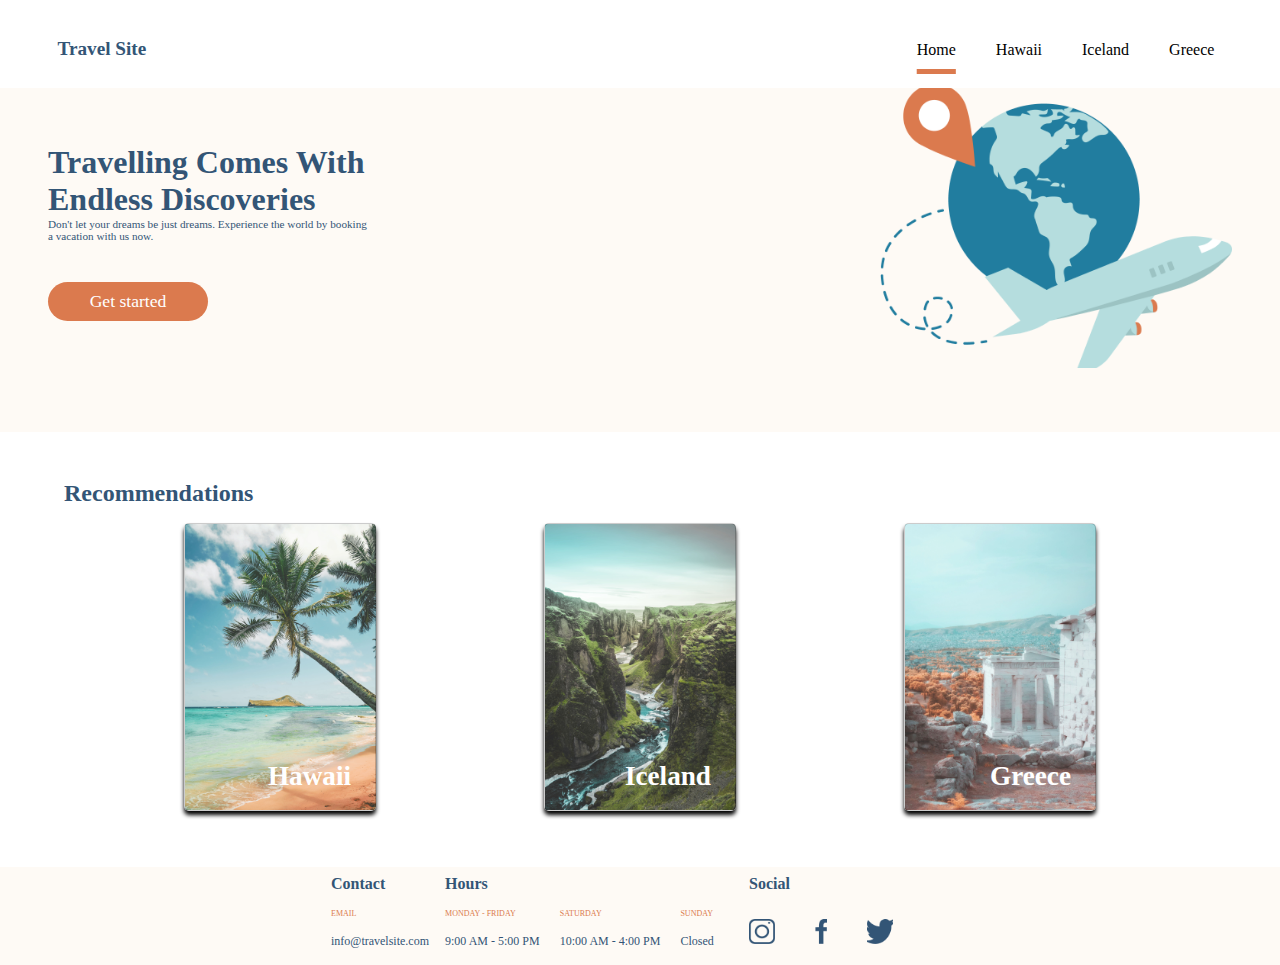
<file: index.html>
<!DOCTYPE html>
<html lang="en">
  <head>
    <meta charset="UTF-8" />
    <meta name="viewport" content="width=device-width, initial-scale=1.0" />
    <title>Travel Site - Home</title>
    <link rel="stylesheet" href="./css/global.css" />
    <link rel="stylesheet" href="./css/main.css" />
    <link rel="stylesheet" href="./css/destination.css" />
    <link rel="stylesheet" href="./css/get-started.css" />
  </head>
  <body>
    <!-- NAVIGATION SECTION -->
    <nav>
      <header>
        <div class="navigation">
          <h1 class="navigation__header">
            <a class="navigation__header--style" href="./index.html"
              >Travel Site</a
            >
          </h1>
          <div>
            <ul class="navigation__menu--list">
              <li
                class="navigation__menu--list-item navigation__menu--list-item-active"
              >
                <a class="navigation__menu--list-item-style" href="./index.html"
                  >Home</a
                >
              </li>
              <li class="navigation__menu--list-item">
                <a
                  class="navigation__menu--list-item-style"
                  href="./pages/hawaii.html"
                  >Hawaii</a
                >
              </li>
              <li class="navigation__menu--list-item">
                <a
                  class="navigation__menu--list-item-style"
                  href="./pages/iceland.html"
                  >Iceland</a
                >
              </li>
              <li class="navigation__menu--list-item">
                <a
                  class="navigation__menu--list-item-style"
                  href="./pages/greece.html"
                  >Greece</a
                >
              </li>
            </ul>
          </div>
        </div>
      </header>
    </nav>
    <!-- HERO SECTION -->
    <main class="hero hero--background-color">
      <section class="hero__item hero__item__description">
        <h2 class="hero__item__description--heading">
          Travelling Comes With Endless Discoveries
        </h2>
        <p class="hero__item__description--paragraph">
          Don't let your dreams be just dreams. Experience the world by booking
          a vacation with us now.
        </p>
        <div class="button">
          <a class="button--style" href="./pages/get-started.html"
            >Get started
          </a>
        </div>
      </section>
      <div class="hero__item hero__item--image"></div>
    </main>
    <!-- RECOMMENDATIONS SECTION -->
    <section class="recommendations-section">
      <h2 class="recommendations-section__heading">Recommendations</h2>
      <div class="recommendations-section__destination-cards">
        <a href="./pages/hawaii.html">
          <div class="destination-card destination-card__hawaii">
            <p class="destination-card__label">Hawaii</p>
          </div>
        </a>
        <a href="./pages/iceland.html">
          <div class="destination-card destination-card__iceland">
            <p class="destination-card__label">Iceland</p>
          </div>
        </a>
        <a href="./pages/greece.html">
          <div class="destination-card destination-card__greece">
            <p class="destination-card__label">Greece</p>
          </div>
        </a>
      </div>
    </section>
    <!-- FOOTER SECTION -->
    <footer class="footer-section">
      <section class="footer-section__item">
        <h3 class="footer-section__item--heading">Contact</h3>
        <div class="footer-section__item--information">
          <p class="footer-section__item--subheading">Email</p>
          <p class="footer-section__item--description">info@travelsite.com</p>
        </div>
      </section>
      <div class="footer-section__item">
        <section class="footer-section__item--schedule">
          <h3 class="footer-section__item--heading">Hours</h3>
          <div class="footer-section__item--information">
            <p class="footer-section__item--subheading">Monday - Friday</p>
            <div class="footer-section__item--sub-information">
              <p class="footer-section__item--description">9:00 AM - 5:00 PM</p>
            </div>
          </div>
          <div class="footer-section__item--information">
            <p class="footer-section__item--subheading">Saturday</p>
            <p class="footer-section__item--description">10:00 AM - 4:00 PM</p>
          </div>
          <div class="footer-section__item--information">
            <p class="footer-section__item--subheading">Sunday</p>
            <p class="footer-section__item--description">Closed</p>
          </div>
        </section>
      </div>
      <section class="footer-section__item">
        <h3 class="footer-section__item--heading">Social</h3>
        <div
          class="footer-section__item--information footer-section__item--icons"
        >
          <a
            class="footer-section__item--img footer-section__item--instagram"
            href="https://www.instagram.com/"
            target="_blank"
          >
          </a>
          <a
            class="footer-section__item--img footer-section__item--facebook"
            href="https://www.facebook.com/"
            target="_blank"
          >
          </a>
          <a
            class="footer-section__item--img footer-section__item--twitter"
            href="https://twitter.com/"
            target="_blank"
          >
          </a>
        </div>
      </section>
    </footer>
  </body>
</html>
</file>
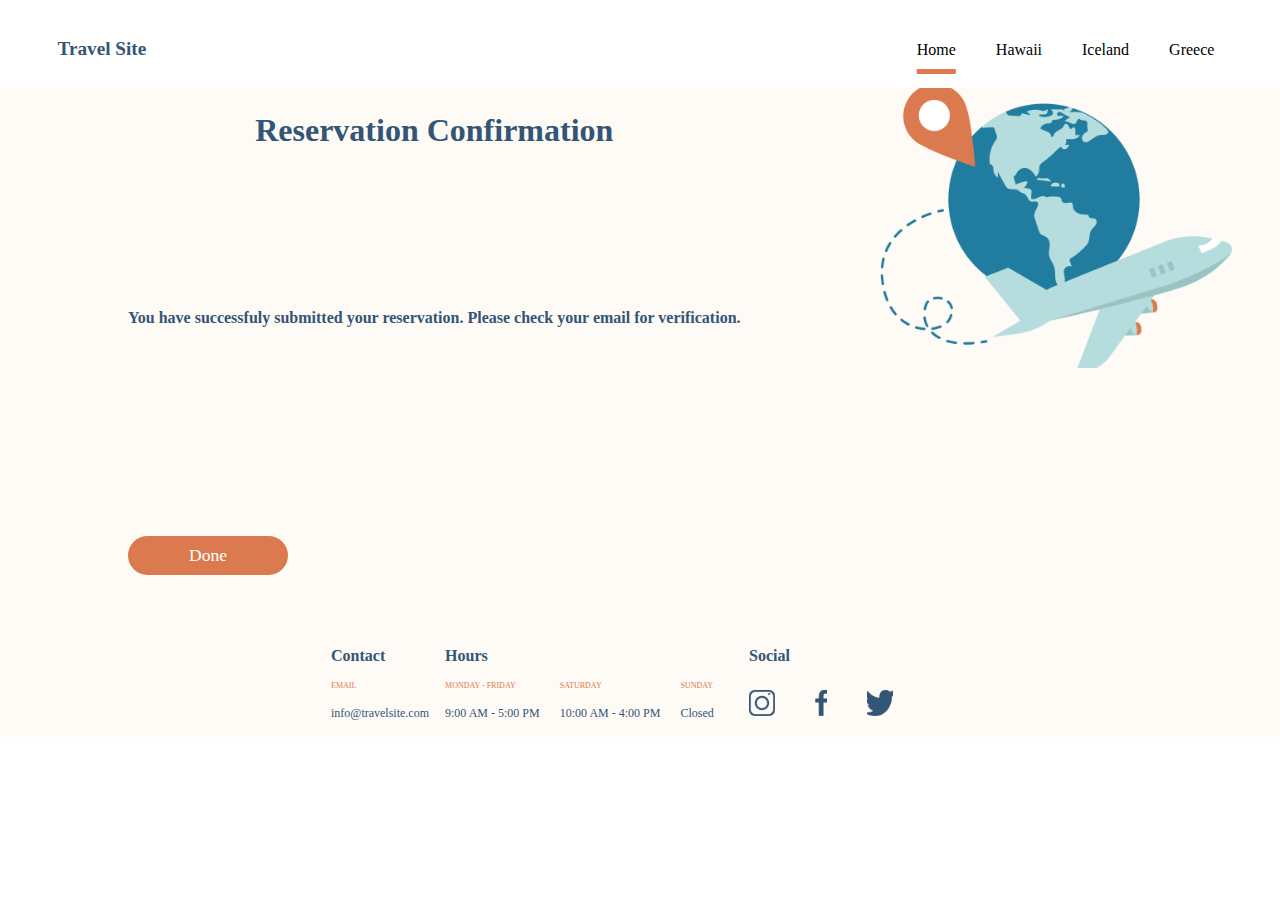
<file: pages/confirmation.html>
<!DOCTYPE html>
<html lang="en">
  <head>
    <meta charset="UTF-8" />
    <meta name="viewport" content="width=device-width, initial-scale=1.0" />
    <title>Confirmation Page</title>
    <link rel="stylesheet" href="../css/global.css" />
    <link rel="stylesheet" href="../index.html" />
    <link rel="stylesheet" href="../css/confirmation.css" />
    <link rel="stylesheet" href="../css/destination.css" />
    <link rel="stylesheet" href="../css/main.css" />
  </head>
  <body>
    <!-- NAVIGATION SECTION -->
    <nav>
      <header>
        <div class="navigation">
          <h1 class="navigation__header">
            <a class="navigation__header--style" href="../index.html"
              >Travel Site</a
            >
          </h1>
          <div>
            <ul class="navigation__menu--list">
              <li
                class="navigation__menu--list-item navigation__menu--list-item-active"
              >
                <a
                  class="navigation__menu--list-item-style"
                  href="../index.html"
                  >Home</a
                >
              </li>
              <li class="navigation__menu--list-item">
                <a
                  class="navigation__menu--list-item-style"
                  href="../pages/hawaii.html"
                  >Hawaii</a
                >
              </li>
              <li class="navigation__menu--list-item">
                <a
                  class="navigation__menu--list-item-style"
                  href="../pages/iceland.html"
                  >Iceland</a
                >
              </li>
              <li class="navigation__menu--list-item">
                <a
                  class="navigation__menu--list-item-style"
                  href="../pages/greece.html"
                  >Greece</a
                >
              </li>
            </ul>
          </div>
        </div>
      </header>
    </nav>
    <!--CONFIRMATION SECTION -->
    <main class="hero">
      <section class="confirmation__section">
        <h2 class="hero__item__description--heading">
          Reservation Confirmation
        </h2>
        <div class="confirmation__message">
          <p>
            You have successfuly submitted your reservation. Please check your
            email for verification.
          </p>
        </div>
        <div class="button">
          <a class="button--style" href="../index.html">Done </a>
        </div>
      </section>

      <div class="hero__item hero__item--image"></div>
    </main>
    <!-- FOOTER SECTION -->
    <footer class="footer-section">
      <section class="footer-section__item">
        <h3 class="footer-section__item--heading">Contact</h3>
        <div class="footer-section__item--information">
          <p class="footer-section__item--subheading">Email</p>
          <p class="footer-section__item--description">info@travelsite.com</p>
        </div>
      </section>
      <div class="footer-section__item">
        <section class="footer-section__item--schedule">
          <h3 class="footer-section__item--heading">Hours</h3>
          <div class="footer-section__item--information">
            <p class="footer-section__item--subheading">Monday - Friday</p>
            <div class="footer-section__item--sub-information">
              <p class="footer-section__item--description">9:00 AM - 5:00 PM</p>
            </div>
          </div>
          <div class="footer-section__item--information">
            <p class="footer-section__item--subheading">Saturday</p>

            <p class="footer-section__item--description">10:00 AM - 4:00 PM</p>
          </div>
          <div class="footer-section__item--information">
            <p class="footer-section__item--subheading">Sunday</p>
            <p class="footer-section__item--description">Closed</p>
          </div>
        </section>
      </div>
      <section class="footer-section__item">
        <h3 class="footer-section__item--heading">Social</h3>
        <div
          class="footer-section__item--information footer-section__item--icons"
        >
          <a
            class="footer-section__item--img footer-section__item--instagram"
            href="https://www.instagram.com/"
            target="_blank"
          >
          </a>
          <a
            class="footer-section__item--img footer-section__item--facebook"
            href="https://www.facebook.com/"
            target="_blank"
          >
          </a>
          <a
            class="footer-section__item--img footer-section__item--twitter"
            href="https://twitter.com/"
            target="_blank"
          >
          </a>
        </div>
      </section>
    </footer>
  </body>
</html>
</file>
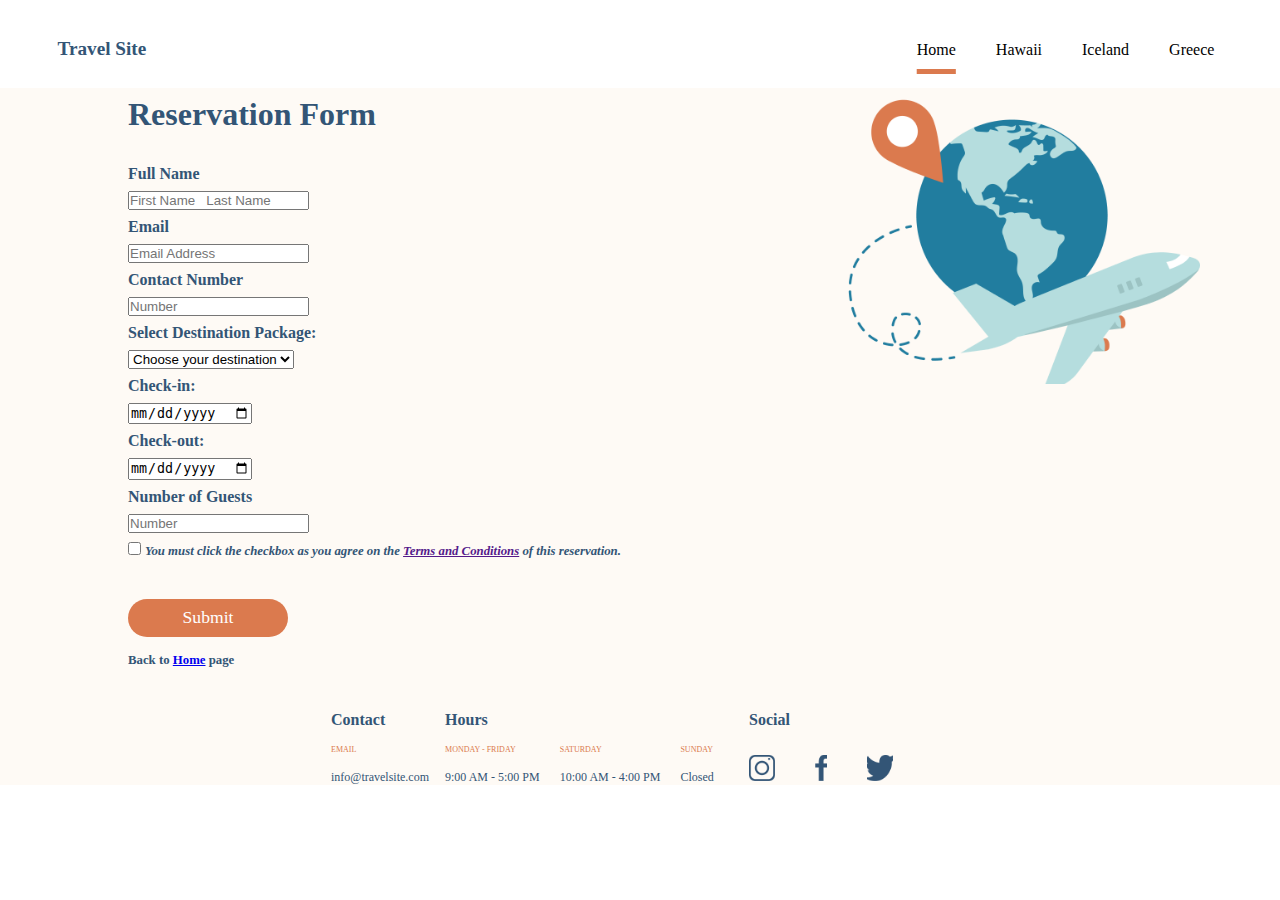
<file: pages/get-started.html>
<!DOCTYPE html>
<html lang="en">
  <head>
    <meta charset="UTF-8" />
    <meta name="viewport" content="width=device-width, initial-scale=1.0" />
    <title>Get Started Page</title>
    <link rel="stylesheet" href="../css/global.css" />
    <link rel="stylesheet" href="../css/main.css" />
    <link rel="stylesheet" href="../css/destination.css" />
    <link rel="stylesheet" href="../css/get-started.css" />
  </head>
  <body>
    <!-- NAVIGATION SECTION -->
    <nav>
      <header>
        <div class="navigation">
          <h1 class="navigation__header">
            <a class="navigation__header--style" href="../index.html"
              >Travel Site</a
            >
          </h1>
          <div>
            <ul class="navigation__menu--list">
              <li
                class="navigation__menu--list-item navigation__menu--list-item-active"
              >
                <a
                  class="navigation__menu--list-item-style"
                  href="../index.html"
                  >Home</a
                >
              </li>
              <li class="navigation__menu--list-item">
                <a
                  class="navigation__menu--list-item-style"
                  href="../pages/hawaii.html"
                  >Hawaii</a
                >
              </li>
              <li class="navigation__menu--list-item">
                <a
                  class="navigation__menu--list-item-style"
                  href="../pages/iceland.html"
                  >Iceland</a
                >
              </li>
              <li class="navigation__menu--list-item">
                <a
                  class="navigation__menu--list-item-style"
                  href="../pages/greece.html"
                  >Greece</a
                >
              </li>
            </ul>
          </div>
        </div>
      </header>
    </nav>
    <!-- GET STARTED SECTION -->
    <main class="hero__get-started">
      <section class="reservation-section">
        <h2 class="hero__item__description--heading">Reservation Form</h2>
        <form class="reservation-section__form">
          <p class="reservation__label">Full Name</p>
          <input type="text" placeholder="First Name   Last Name" />
          <p class="reservation__label">Email</p>
          <input type="text" placeholder="Email Address" />
          <p class="reservation__label">Contact Number</p>
          <input type="number" placeholder="Number" />
          <p class="reservation__label">Select Destination Package:</p>
          <select name="package" id="destination-package">
            <option value="no-value">Choose your destination</option>
            <option value="hawaii">Hawaii</option>
            <option value="iceland">Iceland</option>
            <option value="greece">Greece</option>
          </select>
          <p class="reservation__label">Check-in:</p>
          <input type="date" />
          <p class="reservation__label">Check-out:</p>
          <input type="date" />
          <p class="reservation__label">Number of Guests</p>
          <input type="number" placeholder="Number" />
          <div class="reservation__label">
            <input type="checkbox" />
            <label class="reservation__label--terms">
              You must click the checkbox as you agree on the
              <a href="">Terms and Conditions</a>
              of this reservation.
            </label>
          </div>
          <div class="button">
            <a class="button--style" href="../pages/confirmation.html"
              >Submit
            </a>
          </div>
          <p class="reservation__label reservation__label--home-style">
            Back to <a href="../index.html">Home</a> page
          </p>
        </form>
      </section>
      <div class="hero__item hero__item--image"></div>
    </main>
    <!-- FOOTER SECTION -->
    <footer class="footer-section__get-started">
      <section class="footer-section__item">
        <h3 class="footer-section__item--heading">Contact</h3>
        <div class="footer-section__item--information">
          <p class="footer-section__item--subheading">Email</p>
          <p class="footer-section__item--description">info@travelsite.com</p>
        </div>
      </section>
      <div class="footer-section__item">
        <section class="footer-section__item--schedule">
          <h3 class="footer-section__item--heading">Hours</h3>
          <div class="footer-section__item--information">
            <div>
              <p class="footer-section__item--subheading">Monday - Friday</p>
              <div class="footer-section__item--sub-information">
                <p class="footer-section__item--description">
                  9:00 AM - 5:00 PM
                </p>
              </div>
            </div>
          </div>
          <div class="footer-section__item--information">
            <p class="footer-section__item--subheading">Saturday</p>
            <p class="footer-section__item--description">10:00 AM - 4:00 PM</p>
          </div>
          <div class="footer-section__item--information">
            <p class="footer-section__item--subheading">Sunday</p>
            <p class="footer-section__item--description">Closed</p>
          </div>
        </section>
      </div>
      <section class="footer-section__item">
        <h3 class="footer-section__item--heading">Social</h3>
        <div
          class="footer-section__item--information footer-section__item--icons"
        >
          <a
            class="footer-section__item--img footer-section__item--instagram"
            href="https://www.instagram.com/"
            target="_blank"
          >
          </a>
          <a
            class="footer-section__item--img footer-section__item--facebook"
            href="https://www.facebook.com/"
            target="_blank"
          >
          </a>
          <a
            class="footer-section__item--img footer-section__item--twitter"
            href="https://twitter.com/"
            target="_blank"
          >
          </a>
        </div>
      </section>
    </footer>
  </body>
</html>
</file>
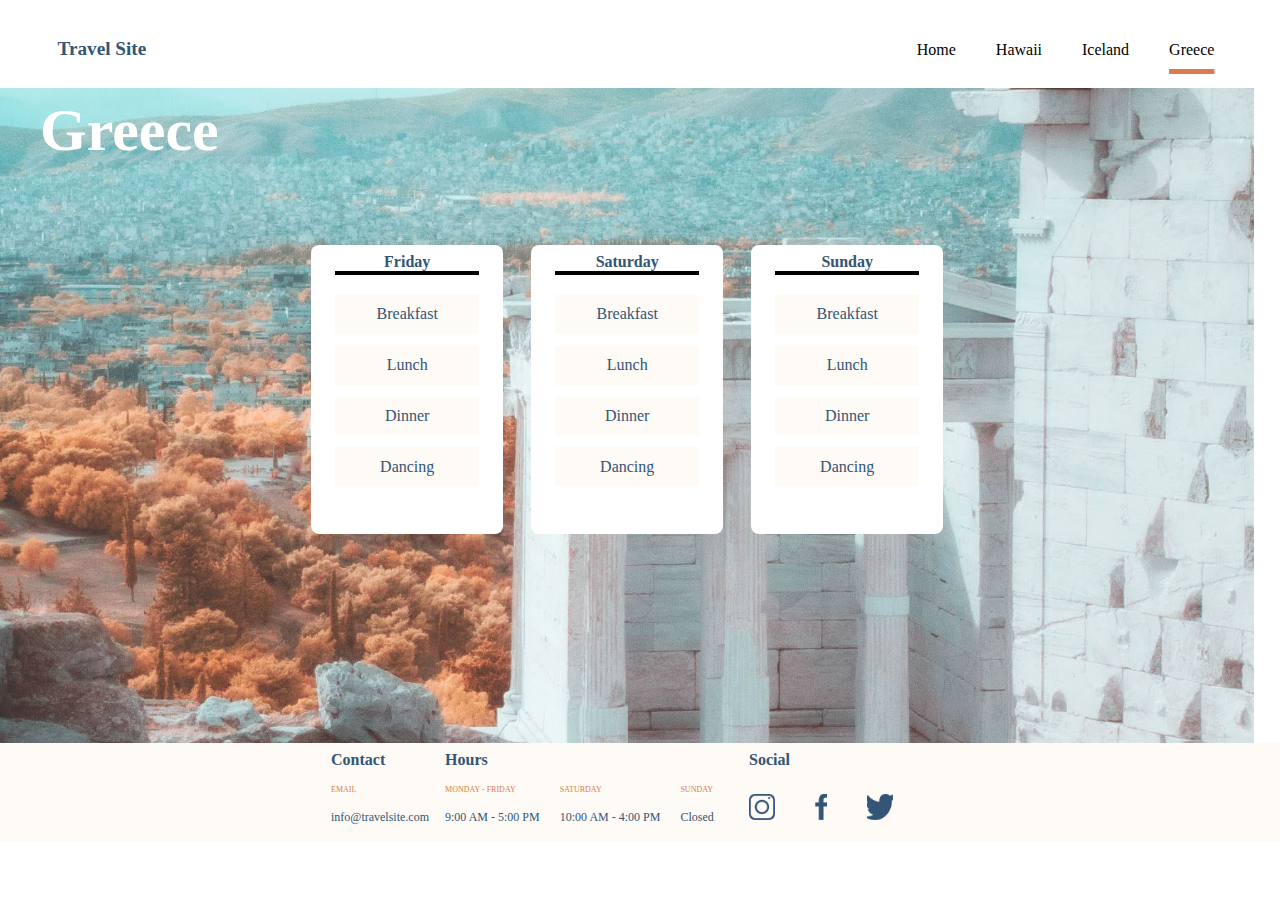
<file: pages/greece.html>
<!DOCTYPE html>
<html lang="en">
  <head>
    <meta charset="UTF-8" />
    <meta name="viewport" content="width=device-width, initial-scale=1.0" />
    <title>Travel Site - Greece</title>
    <link rel="stylesheet" href="../css/global.css" />
    <link rel="stylesheet" href="../css/main.css" />
    <link rel="stylesheet" href="../css/destination.css" />
  </head>
  <body>
    <!-- NAVIGATION SECTION -->
    <nav>
      <header>
        <div class="navigation">
          <h1 class="navigation__header">
            <a class="navigation__header--style" href="../index.html"
              >Travel Site</a
            >
          </h1>
          <div>
            <ul class="navigation__menu--list">
              <li class="navigation__menu--list-item">
                <a
                  class="navigation__menu--list-item-style"
                  href="../index.html"
                  >Home</a
                >
              </li>
              <li class="navigation__menu--list-item">
                <a
                  class="navigation__menu--list-item-style"
                  href="../pages/hawaii.html"
                  >Hawaii</a
                >
              </li>
              <li class="navigation__menu--list-item">
                <a
                  class="navigation__menu--list-item-style"
                  href="../pages/iceland.html"
                  >Iceland</a
                >
              </li>
              <li
                class="navigation__menu--list-item navigation__menu--list-item-active"
              >
                <a
                  class="navigation__menu--list-item-style"
                  href="../pages/greece.html"
                  >Greece</a
                >
              </li>
            </ul>
          </div>
        </div>
      </header>
    </nav>
    <!-- GREECE DESTINATION SECTION -->
    <main class="destination-page">
      <div
        class="destination-page__item destination-page__item--image-greece destination-page__item--image--style"
      >
        <section class="destination-page__item__heading">
          <h2>Greece</h2>
        </section>
        <section class="destination-page__item--cards">
          <div
            class="destination-page__item--card destination-page__item--card--friday"
          >
            <h2 class="destination-page__item__sub-heading">Friday</h2>
            <ul>
              <li class="activity__list__item">Breakfast</li>
              <li class="activity__list__item">Lunch</li>
              <li class="activity__list__item">Dinner</li>
              <li class="activity__list__item">Dancing</li>
            </ul>
          </div>
          <div
            class="destination-page__item--card destination-page__item--card--saturday"
          >
            <h2 class="destination-page__item__sub-heading">Saturday</h2>
            <ul>
              <li class="activity__list__item">Breakfast</li>
              <li class="activity__list__item">Lunch</li>
              <li class="activity__list__item">Dinner</li>
              <li class="activity__list__item">Dancing</li>
            </ul>
          </div>
          <div
            class="destination-page__item--card destination-page__item--card--sunday"
          >
            <h2 class="destination-page__item__sub-heading">Sunday</h2>
            <ul>
              <li class="activity__list__item">Breakfast</li>
              <li class="activity__list__item">Lunch</li>
              <li class="activity__list__item">Dinner</li>
              <li class="activity__list__item">Dancing</li>
            </ul>
          </div>
        </section>
      </div>
    </main>
    <!-- FOOTER SECTION -->
    <footer class="footer-section">
      <section class="footer-section__item">
        <h3 class="footer-section__item--heading">Contact</h3>
        <div class="footer-section__item--information">
          <p class="footer-section__item--subheading">Email</p>
          <p class="footer-section__item--description">info@travelsite.com</p>
        </div>
      </section>
      <div class="footer-section__item">
        <section class="footer-section__item--schedule">
          <h3 class="footer-section__item--heading">Hours</h3>
          <div class="footer-section__item--information">
            <p class="footer-section__item--subheading">Monday - Friday</p>
            <div class="footer-section__item--sub-information">
              <p class="footer-section__item--description">9:00 AM - 5:00 PM</p>
            </div>
          </div>
          <div class="footer-section__item--information">
            <p class="footer-section__item--subheading">Saturday</p>
            <p class="footer-section__item--description">10:00 AM - 4:00 PM</p>
          </div>
          <div class="footer-section__item--information">
            <p class="footer-section__item--subheading">Sunday</p>
            <p class="footer-section__item--description">Closed</p>
          </div>
        </section>
      </div>
      <section class="footer-section__item">
        <h3 class="footer-section__item--heading">Social</h3>
        <div
          class="footer-section__item--information footer-section__item--icons"
        >
          <a
            class="footer-section__item--img footer-section__item--instagram"
            href="https://www.instagram.com/"
            target="_blank"
          >
          </a>
          <a
            class="footer-section__item--img footer-section__item--facebook"
            href="https://www.facebook.com/"
            target="_blank"
          >
          </a>
          <a
            class="footer-section__item--img footer-section__item--twitter"
            href="https://twitter.com/"
            target="_blank"
          >
          </a>
        </div>
      </section>
    </footer>
  </body>
</html>
</file>
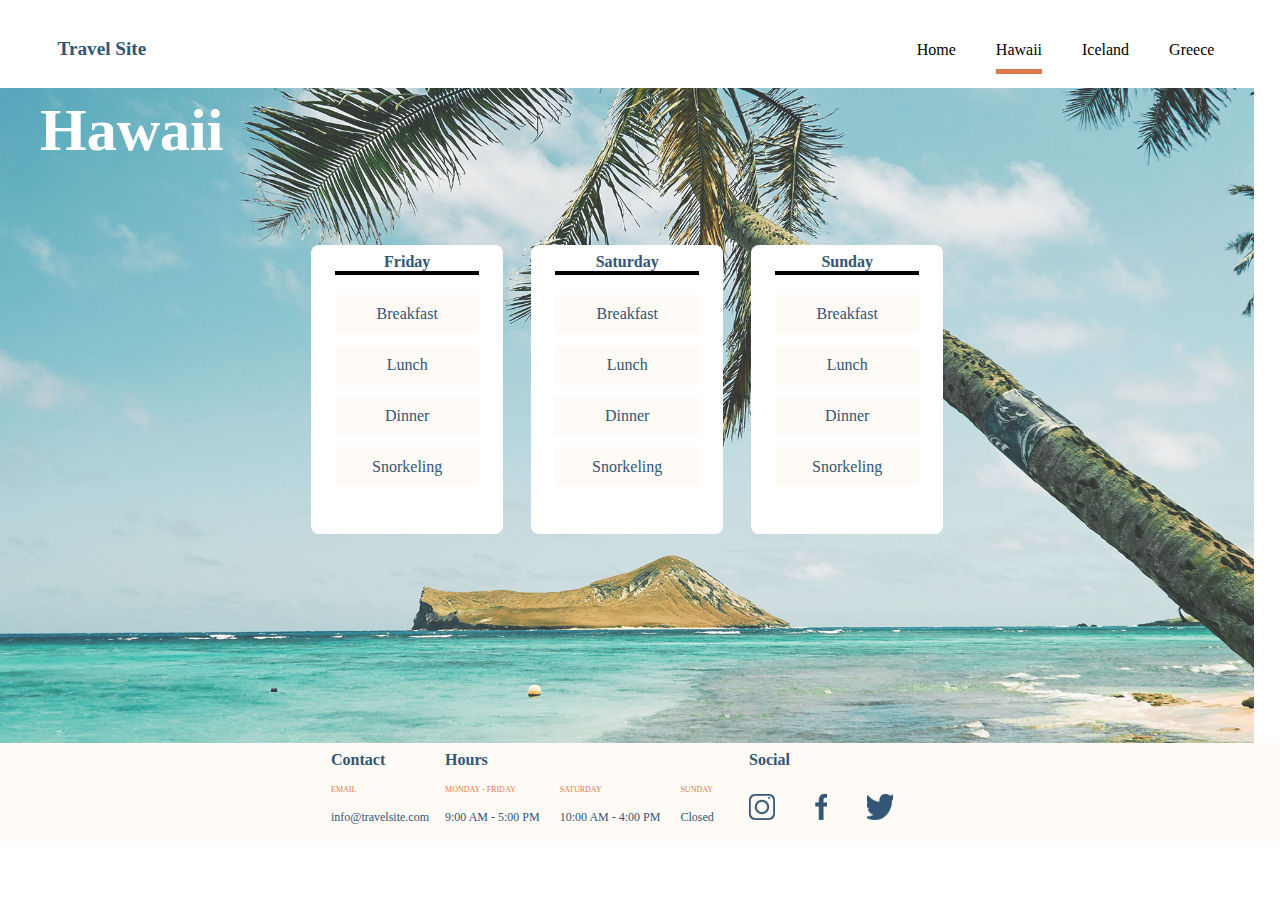
<file: pages/hawaii.html>
<!DOCTYPE html>
<html lang="en">
  <head>
    <meta charset="UTF-8" />
    <meta name="viewport" content="width=device-width, initial-scale=1.0" />
    <title>Travel Site - Hawaii</title>
    <link rel="stylesheet" href="../css/global.css" />
    <link rel="stylesheet" href="../css/main.css" />
    <link rel="stylesheet" href="../css/destination.css" />
  </head>
  <body>
    <!-- NAVIGATION SECTION -->
    <nav>
      <header>
        <div class="navigation">
          <h1 class="navigation__header">
            <a class="navigation__header--style" href="../index.html"
              >Travel Site</a
            >
          </h1>
          <div>
            <ul class="navigation__menu--list">
              <li class="navigation__menu--list-item">
                <a
                  class="navigation__menu--list-item-style"
                  href="../index.html"
                  >Home</a
                >
              </li>
              <li
                class="navigation__menu--list-item navigation__menu--list-item-active"
              >
                <a
                  class="navigation__menu--list-item-style"
                  href="../pages/hawaii.html"
                  >Hawaii</a
                >
              </li>
              <li class="navigation__menu--list-item">
                <a
                  class="navigation__menu--list-item-style"
                  href="../pages/iceland.html"
                  >Iceland</a
                >
              </li>
              <li class="navigation__menu--list-item">
                <a
                  class="navigation__menu--list-item-style"
                  href="../pages/greece.html"
                  >Greece</a
                >
              </li>
            </ul>
          </div>
        </div>
      </header>
    </nav>
    <!-- HAWAII DESTINATION SECTION -->
    <main class="destination-page">
      <div
        class="destination-page__item destination-page__item--image-hawaii destination-page__item--image--style"
      >
        <section class="destination-page__item__heading">
          <h2>Hawaii</h2>
        </section>
        <section class="destination-page__item--cards">
          <div
            class="destination-page__item--card destination-page__item--card--friday"
          >
            <h2 class="destination-page__item__sub-heading">Friday</h2>
            <ul>
              <li class="activity__list__item">Breakfast</li>
              <li class="activity__list__item">Lunch</li>
              <li class="activity__list__item">Dinner</li>
              <li class="activity__list__item">Snorkeling</li>
            </ul>
          </div>
          <div
            class="destination-page__item--card destination-page__item--card--saturday"
          >
            <h2 class="destination-page__item__sub-heading">Saturday</h2>
            <ul>
              <li class="activity__list__item">Breakfast</li>
              <li class="activity__list__item">Lunch</li>
              <li class="activity__list__item">Dinner</li>
              <li class="activity__list__item">Snorkeling</li>
            </ul>
          </div>
          <div
            class="destination-page__item--card destination-page__item--card--sunday"
          >
            <h2 class="destination-page__item__sub-heading">Sunday</h2>
            <ul>
              <li class="activity__list__item">Breakfast</li>
              <li class="activity__list__item">Lunch</li>
              <li class="activity__list__item">Dinner</li>
              <li class="activity__list__item">Snorkeling</li>
            </ul>
          </div>
        </section>
      </div>
    </main>
    <!-- FOOTER SECTION -->
    <footer class="footer-section">
      <section class="footer-section__item">
        <h3 class="footer-section__item--heading">Contact</h3>
        <div class="footer-section__item--information">
          <p class="footer-section__item--subheading">Email</p>
          <p class="footer-section__item--description">info@travelsite.com</p>
        </div>
      </section>
      <div class="footer-section__item">
        <section class="footer-section__item--schedule">
          <h3 class="footer-section__item--heading">Hours</h3>
          <div class="footer-section__item--information">
            <p class="footer-section__item--subheading">Monday - Friday</p>
            <div class="footer-section__item--sub-information">
              <p class="footer-section__item--description">9:00 AM - 5:00 PM</p>
            </div>
          </div>
          <div class="footer-section__item--information">
            <p class="footer-section__item--subheading">Saturday</p>
            <p class="footer-section__item--description">10:00 AM - 4:00 PM</p>
          </div>
          <div class="footer-section__item--information">
            <p class="footer-section__item--subheading">Sunday</p>
            <p class="footer-section__item--description">Closed</p>
          </div>
        </section>
      </div>
      <section class="footer-section__item">
        <h3 class="footer-section__item--heading">Social</h3>
        <div
          class="footer-section__item--information footer-section__item--icons"
        >
          <a
            class="footer-section__item--img footer-section__item--instagram"
            href="https://www.instagram.com/"
            target="_blank"
          >
          </a>
          <a
            class="footer-section__item--img footer-section__item--facebook"
            href="https://www.facebook.com/"
            target="_blank"
          >
          </a>
          <a
            class="footer-section__item--img footer-section__item--twitter"
            href="https://twitter.com/"
            target="_blank"
          >
          </a>
        </div>
      </section>
    </footer>
  </body>
</html>
</file>
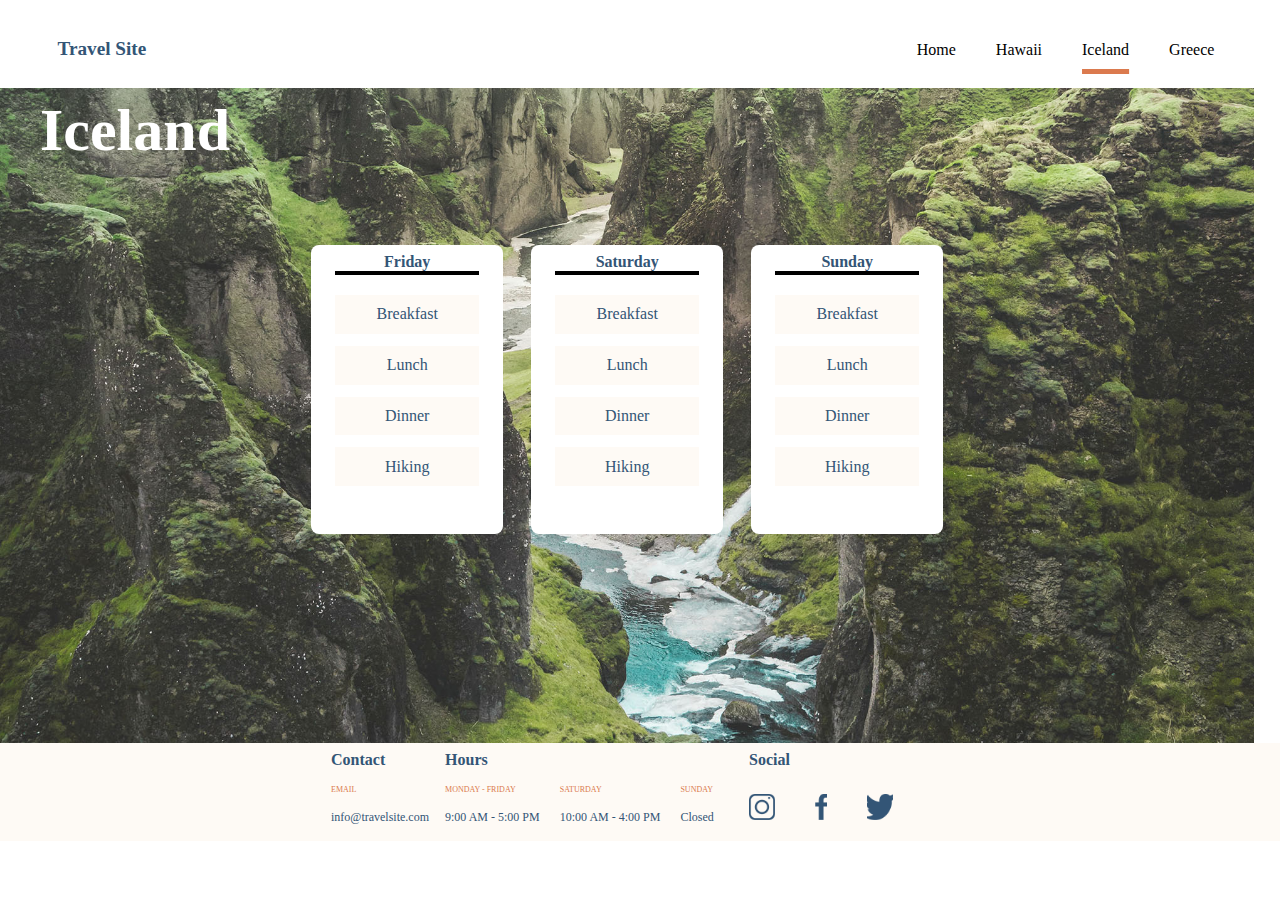
<file: pages/iceland.html>
<!DOCTYPE html>
<html lang="en">
  <head>
    <meta charset="UTF-8" />
    <meta name="viewport" content="width=device-width, initial-scale=1.0" />
    <title>Travel Site - Iceland</title>
    <link rel="stylesheet" href="../css/global.css" />
    <link rel="stylesheet" href="../css/main.css" />
    <link rel="stylesheet" href="../css/destination.css" />
  </head>
  <body>
    <!-- NAVIGATION SECTION -->
    <nav>
      <header>
        <div class="navigation">
          <h1 class="navigation__header">
            <a class="navigation__header--style" href="../index.html"
              >Travel Site</a
            >
          </h1>
          <div>
            <ul class="navigation__menu--list">
              <li class="navigation__menu--list-item">
                <a
                  class="navigation__menu--list-item-style"
                  href="../index.html"
                  >Home</a
                >
              </li>
              <li class="navigation__menu--list-item">
                <a
                  class="navigation__menu--list-item-style"
                  href="../pages/hawaii.html"
                  >Hawaii</a
                >
              </li>
              <li
                class="navigation__menu--list-item navigation__menu--list-item-active"
              >
                <a
                  class="navigation__menu--list-item-style"
                  href="../pages/iceland.html"
                  >Iceland</a
                >
              </li>
              <li class="navigation__menu--list-item">
                <a
                  class="navigation__menu--list-item-style"
                  href="../pages/greece.html"
                  >Greece</a
                >
              </li>
            </ul>
          </div>
        </div>
      </header>
    </nav>
    <!-- ICELAND DESTINATION SECTION -->
    <main class="destination-page">
      <div
        class="destination-page__item destination-page__item--image-iceland destination-page__item--image--style"
      >
        <section class="destination-page__item__heading">
          <h2>Iceland</h2>
        </section>
        <section class="destination-page__item--cards">
          <div
            class="destination-page__item--card destination-page__item--card--friday"
          >
            <h2 class="destination-page__item__sub-heading">Friday</h2>
            <ul>
              <li class="activity__list__item">Breakfast</li>
              <li class="activity__list__item">Lunch</li>
              <li class="activity__list__item">Dinner</li>
              <li class="activity__list__item">Hiking</li>
            </ul>
          </div>
          <div
            class="destination-page__item--card destination-page__item--card--saturday"
          >
            <h2 class="destination-page__item__sub-heading">Saturday</h2>
            <ul>
              <li class="activity__list__item">Breakfast</li>
              <li class="activity__list__item">Lunch</li>
              <li class="activity__list__item">Dinner</li>
              <li class="activity__list__item">Hiking</li>
            </ul>
          </div>
          <div
            class="destination-page__item--card destination-page__item--card--sunday"
          >
            <h2 class="destination-page__item__sub-heading">Sunday</h2>
            <ul>
              <li class="activity__list__item">Breakfast</li>
              <li class="activity__list__item">Lunch</li>
              <li class="activity__list__item">Dinner</li>
              <li class="activity__list__item">Hiking</li>
            </ul>
          </div>
        </section>
      </div>
    </main>
    <!-- FOOTER SECTION -->
    <footer class="footer-section">
      <section class="footer-section__item">
        <h3 class="footer-section__item--heading">Contact</h3>
        <div class="footer-section__item--information">
          <p class="footer-section__item--subheading">Email</p>
          <p class="footer-section__item--description">info@travelsite.com</p>
        </div>
      </section>
      <div class="footer-section__item">
        <section class="footer-section__item--schedule">
          <h3 class="footer-section__item--heading">Hours</h3>
          <div class="footer-section__item--information">
            <p class="footer-section__item--subheading">Monday - Friday</p>
            <div class="footer-section__item--sub-information">
              <p class="footer-section__item--description">9:00 AM - 5:00 PM</p>
            </div>
          </div>
          <div class="footer-section__item--information">
            <p class="footer-section__item--subheading">Saturday</p>
            <p class="footer-section__item--description">10:00 AM - 4:00 PM</p>
          </div>
          <div class="footer-section__item--information">
            <p class="footer-section__item--subheading">Sunday</p>
            <p class="footer-section__item--description">Closed</p>
          </div>
        </section>
      </div>
      <section class="footer-section__item">
        <h3 class="footer-section__item--heading">Social</h3>
        <div
          class="footer-section__item--information footer-section__item--icons"
        >
          <a
            class="footer-section__item--img footer-section__item--instagram"
            href="https://www.instagram.com/"
            target="_blank"
          >
          </a>
          <a
            class="footer-section__item--img footer-section__item--facebook"
            href="https://www.facebook.com/"
            target="_blank"
          >
          </a>
          <a
            class="footer-section__item--img footer-section__item--twitter"
            href="https://twitter.com/"
            target="_blank"
          >
          </a>
        </div>
      </section>
    </footer>
  </body>
</html>
</file>
<file: css/global.css>
/* This is the global style file */
/* NAVIGATION SECTION */
.navigation {
  width: 100%;
  display: flex;
  justify-content: space-between;
  padding: 1.6rem;
  margin: 0rem;
  background-color: #ffffff;
  position: fixed;
  align-items: baseline;
  z-index: 1;
}
@media (min-width: 0px) and (max-width: 767px) {
  .navigation {
    width: 100vw;
  }
}
@media (min-width: 768px) and (max-width: 1307px) {
  .navigation {
    width: 100vw;
  }
}
.navigation__header {
  width: 15rem;
  margin-right: auto;
}
.navigation__header--style {
  text-decoration: none;
  color: #335576;
  font-size: 1.5rem;
  padding-left: 4rem;
}
@media (min-width: 0px) and (max-width: 767px) {
  .navigation__header--style {
    font-size: 1rem;
    display: inline-flex;
    padding-left: 1rem;
  }
}
@media (min-width: 768px) and (max-width: 1307px) {
  .navigation__header--style {
    font-size: 1.2rem;
    display: inline-flex;
    padding-left: 2rem;
  }
}
.navigation__menu--list {
  display: flex;
}
.navigation__menu--list-item {
  list-style-type: none;
  margin-right: 2.5rem;
}
.navigation__menu--list-item-active {
  text-decoration: 5px underline;
  text-underline-offset: 0.9rem;
  text-decoration-color: #db7a4e;
}
.navigation__menu--list-item:hover {
  text-decoration: 5px underline;
  text-underline-offset: 0.9rem;
  text-decoration-color: #335576;
}
.navigation__menu--list-item-style {
  text-decoration: none;
  color: #000000;
  font-size: 1.2rem;
}
@media (min-width: 0px) and (max-width: 767px) {
  .navigation__menu--list-item-style {
    font-size: 1rem;
  }
}
@media (min-width: 768px) and (max-width: 1307px) {
  .navigation__menu--list-item-style {
    font-size: 1rem;
  }
}

/* FOOTER SECTION */
.footer-section {
  background-color: #fefaf5;
  display: flex;
  justify-content: center;
  padding: 2rem 1rem 1rem 1rem;
  margin: auto;
}
@media (min-width: 0px) and (max-width: 767px) {
  .footer-section {
    display: inline-block;
    padding-top: 0.5rem;
    width: 100vw;
    padding-left: 4rem;
  }
}
@media (min-width: 768px) and (max-width: 1307px) {
  .footer-section {
    padding-top: 0.5rem;
  }
}
.footer-section__item {
  margin: 3rem;
}
@media (min-width: 0px) and (max-width: 767px) {
  .footer-section__item {
    margin: auto;
  }
}
@media (min-width: 768px) and (max-width: 1307px) {
  .footer-section__item {
    margin: 0rem;
  }
}
.footer-section__item--schedule {
  width: 38rem;
}
@media (min-width: 0px) and (max-width: 767px) {
  .footer-section__item--schedule {
    width: 19rem;
  }
}
@media (min-width: 768px) and (max-width: 1307px) {
  .footer-section__item--schedule {
    width: 19rem;
  }
}
.footer-section__item--heading {
  font-size: 2rem;
}
@media (min-width: 0px) and (max-width: 767px) {
  .footer-section__item--heading {
    font-size: 1rem;
  }
}
@media (min-width: 768px) and (max-width: 1307px) {
  .footer-section__item--heading {
    font-size: 1rem;
  }
}
.footer-section__item--information {
  display: inline-block;
  margin: 2rem 2rem 0rem 0rem;
}
@media (min-width: 0px) and (max-width: 767px) {
  .footer-section__item--information {
    margin: 1rem 1rem 0rem 0rem;
  }
}
@media (min-width: 768px) and (max-width: 1307px) {
  .footer-section__item--information {
    margin: 1rem 1rem 0rem 0rem;
  }
}
.footer-section__item--subheading {
  color: #db7a4e;
  text-transform: uppercase;
  font-size: 0.9rem;
  font-weight: 520;
}
@media (min-width: 0px) and (max-width: 767px) {
  .footer-section__item--subheading {
    font-size: 0.5rem;
  }
}
@media (min-width: 768px) and (max-width: 1307px) {
  .footer-section__item--subheading {
    font-size: 0.5rem;
  }
}
.footer-section__item--description {
  margin-top: 1rem;
  font-size: 1.3rem;
}
@media (min-width: 0px) and (max-width: 767px) {
  .footer-section__item--description {
    font-size: 0.75rem;
  }
}
@media (min-width: 768px) and (max-width: 1307px) {
  .footer-section__item--description {
    font-size: 0.75rem;
  }
}
.footer-section__item--icons {
  display: flex;
  padding-top: 1.2rem;
  padding-left: 0rem;
  box-sizing: border-box;
}
@media (min-width: 0px) and (max-width: 767px) {
  .footer-section__item--icons {
    padding-top: 0.5rem;
  }
}
@media (min-width: 768px) and (max-width: 1307px) {
  .footer-section__item--icons {
    padding-top: 0.6rem;
  }
}
.footer-section__item--img {
  padding: 1rem;
  background-repeat: no-repeat;
  background-position: center;
  background-size: cover;
  height: 0rem;
  margin-right: 2.5rem;
}
@media (min-width: 0px) and (max-width: 767px) {
  .footer-section__item--img {
    padding: 0.5rem;
  }
}
@media (min-width: 768px) and (max-width: 1307px) {
  .footer-section__item--img {
    padding: 0.8rem;
  }
}
.footer-section__item--instagram {
  background-image: url(../assets/Icons/icon-instagram.png);
}
.footer-section__item--facebook {
  background-image: url(../assets/Icons/icon-facebook.png);
  padding: 1rem 0.5rem;
}
@media (min-width: 0px) and (max-width: 767px) {
  .footer-section__item--facebook {
    padding: 0.5rem 0.25rem;
  }
}
@media (min-width: 768px) and (max-width: 1307px) {
  .footer-section__item--facebook {
    padding: 0.8rem 0.4rem;
  }
}
.footer-section__item--twitter {
  background-image: url(../assets/Icons/icon-twitter.png);
}

.confirmation__section,
.reservation-section {
  padding-top: 2rem;
  margin-left: 5rem;
}

* {
  padding: 0;
  margin: 0;
  box-sizing: border-box;
}

body {
  font-family: Verdana;
  color: #335576;
  overflow-x: hidden;
}/*# sourceMappingURL=global.css.map */
</file>
<file: css/main.css>
/* This file has the most of the Home page's style */
/* NAVIGATION SECTION */
.navigation {
  width: 100%;
  display: flex;
  justify-content: space-between;
  padding: 1.6rem;
  margin: 0rem;
  background-color: #ffffff;
  position: fixed;
  align-items: baseline;
  z-index: 1;
}
@media (min-width: 0px) and (max-width: 767px) {
  .navigation {
    width: 100vw;
  }
}
@media (min-width: 768px) and (max-width: 1307px) {
  .navigation {
    width: 100vw;
  }
}
.navigation__header {
  width: 15rem;
  margin-right: auto;
}
.navigation__header--style {
  text-decoration: none;
  color: #335576;
  font-size: 1.5rem;
  padding-left: 4rem;
}
@media (min-width: 0px) and (max-width: 767px) {
  .navigation__header--style {
    font-size: 1rem;
    display: inline-flex;
    padding-left: 1rem;
  }
}
@media (min-width: 768px) and (max-width: 1307px) {
  .navigation__header--style {
    font-size: 1.2rem;
    display: inline-flex;
    padding-left: 2rem;
  }
}
.navigation__menu--list {
  display: flex;
}
.navigation__menu--list-item {
  list-style-type: none;
  margin-right: 2.5rem;
}
.navigation__menu--list-item-active {
  text-decoration: 5px underline;
  text-underline-offset: 0.9rem;
  text-decoration-color: #db7a4e;
}
.navigation__menu--list-item:hover {
  text-decoration: 5px underline;
  text-underline-offset: 0.9rem;
  text-decoration-color: #335576;
}
.navigation__menu--list-item-style {
  text-decoration: none;
  color: #000000;
  font-size: 1.2rem;
}
@media (min-width: 0px) and (max-width: 767px) {
  .navigation__menu--list-item-style {
    font-size: 1rem;
  }
}
@media (min-width: 768px) and (max-width: 1307px) {
  .navigation__menu--list-item-style {
    font-size: 1rem;
  }
}

.hero {
  padding: 6rem 5rem;
  margin: auto;
  background-color: #fefaf5;
  text-align: center;
  display: flex;
  justify-content: space-between;
}
@media (min-width: 0px) and (max-width: 767px) {
  .hero {
    display: inline;
    padding: 5rem 3rem 4rem 3rem;
    background-color: unset;
  }
}
@media (min-width: 768px) and (max-width: 1307px) {
  .hero {
    padding: 5rem 3rem 4rem 3rem;
  }
}
.hero__item__description {
  text-align: left;
  width: 57rem;
  padding-top: 5rem;
}
@media (min-width: 0px) and (max-width: 767px) {
  .hero__item__description {
    width: auto;
    margin-top: 0rem;
    padding-left: 4rem;
  }
}
@media (min-width: 768px) and (max-width: 1307px) {
  .hero__item__description {
    width: 26rem;
    padding-top: 4rem;
  }
}
.hero__item__description--heading {
  font-size: 3.51rem;
  font-weight: bold;
}
@media (min-width: 0px) and (max-width: 767px) {
  .hero__item__description--heading {
    padding-top: 1rem;
    font-size: 2rem;
    width: auto;
  }
}
@media (min-width: 768px) and (max-width: 1307px) {
  .hero__item__description--heading {
    font-size: 2rem;
  }
}
.hero__item__description--paragraph {
  font-size: 1.4rem;
}
@media (min-width: 0px) and (max-width: 767px) {
  .hero__item__description--paragraph {
    font-size: 1rem;
    width: auto;
  }
}
@media (min-width: 768px) and (max-width: 1307px) {
  .hero__item__description--paragraph {
    font-size: 0.7rem;
    width: 20rem;
  }
}
.hero__item--image {
  background-image: url(../assets/Images/hero.png);
  padding: 5rem;
  background-repeat: no-repeat;
  background-position: center;
  background-size: cover;
  height: 33rem;
  width: 41rem;
}
@media (min-width: 0px) and (max-width: 767px) {
  .hero__item--image {
    width: auto;
    display: inline-block;
    padding: 4rem;
    height: 18rem;
    width: 22rem;
  }
}
@media (min-width: 768px) and (max-width: 1307px) {
  .hero__item--image {
    padding: 4rem;
    height: 18rem;
    width: 22rem;
  }
}

.button {
  background-color: #db7a4e;
  font-size: 1.3rem;
  text-align: center;
  padding: 0.5em;
  margin-top: 3rem;
  width: 12rem;
  border-radius: 2.5rem;
}
@media (min-width: 0px) and (max-width: 767px) {
  .button {
    font-size: 1rem;
    margin-top: 2rem;
    width: 8rem;
  }
}
@media (min-width: 768px) and (max-width: 1307px) {
  .button {
    font-size: 1.1rem;
    margin-top: 2.5rem;
    width: 10rem;
  }
}
.button--style {
  text-decoration: none;
  color: #ffffff;
}

.recommendations-section {
  margin-top: 5rem;
  margin-left: auto;
  margin-right: auto;
}
@media (min-width: 0px) and (max-width: 767px) {
  .recommendations-section {
    margin-top: 2rem;
  }
}
@media (min-width: 768px) and (max-width: 1307px) {
  .recommendations-section {
    margin-top: 3rem;
  }
}
.recommendations-section__heading {
  font-size: 2rem;
  margin: 0em;
  padding-left: 5rem;
}
@media (min-width: 0px) and (max-width: 767px) {
  .recommendations-section__heading {
    font-size: 1rem;
    padding-left: 3rem;
  }
}
@media (min-width: 768px) and (max-width: 1307px) {
  .recommendations-section__heading {
    font-size: 1.5rem;
    padding-left: 4rem;
  }
}
.recommendations-section__destination-cards {
  display: flex;
  justify-content: space-evenly;
  margin: auto;
  padding: 0em 16em 5em 16em;
}
@media (min-width: 0px) and (max-width: 767px) {
  .recommendations-section__destination-cards {
    padding: 0em 1em 2.5em 1em;
  }
}
@media (min-width: 768px) and (max-width: 1307px) {
  .recommendations-section__destination-cards {
    padding: 0em 1em 2.5em 1em;
  }
}

.destination-card {
  background-repeat: no-repeat;
  background-position: center;
  background-size: cover;
  height: 36rem;
  width: 25rem;
  margin-top: 2rem;
  margin-bottom: 4rem;
  margin-left: auto;
  margin-right: auto;
  border-radius: 0.31rem;
  box-shadow: 0px 4px 4px #000000;
  border: 1px solid rgba(0, 0, 0, 0.2);
  position: relative;
}
@media (min-width: 0px) and (max-width: 767px) {
  .destination-card {
    height: 11rem;
    width: 7rem;
    margin-top: 1rem;
    margin-bottom: 1rem;
  }
}
@media (min-width: 768px) and (max-width: 1307px) {
  .destination-card {
    height: 18rem;
    width: 12rem;
    margin-top: 1rem;
    margin-bottom: 1rem;
  }
}
.destination-card__hawaii {
  background-image: url(../assets/Images/hawaii.jpg);
}
.destination-card__iceland {
  background-image: url(../assets/Images/iceland.jpg);
}
.destination-card__greece {
  background-image: url(../assets/Images/greece.jpg);
}
.destination-card:hover {
  border: 4px solid #335576;
  opacity: 0.7;
}
.destination-card__label {
  font-size: 2rem;
  color: #ffffff;
  font-weight: bold;
  position: absolute;
  bottom: 1.37rem;
  right: 2.18rem;
}
@media (min-width: 0px) and (max-width: 767px) {
  .destination-card__label {
    font-size: 1rem;
    bottom: 1rem;
    right: 1rem;
  }
}
@media (min-width: 768px) and (max-width: 1307px) {
  .destination-card__label {
    font-size: 1.7rem;
    bottom: 1.1rem;
    right: 1.5rem;
  }
}

/* FOOTER SECTION */
.footer-section {
  background-color: #fefaf5;
  display: flex;
  justify-content: center;
  padding: 2rem 1rem 1rem 1rem;
  margin: auto;
}
@media (min-width: 0px) and (max-width: 767px) {
  .footer-section {
    display: inline-block;
    padding-top: 0.5rem;
    width: 100vw;
    padding-left: 4rem;
  }
}
@media (min-width: 768px) and (max-width: 1307px) {
  .footer-section {
    padding-top: 0.5rem;
  }
}
.footer-section__item {
  margin: 3rem;
}
@media (min-width: 0px) and (max-width: 767px) {
  .footer-section__item {
    margin: auto;
  }
}
@media (min-width: 768px) and (max-width: 1307px) {
  .footer-section__item {
    margin: 0rem;
  }
}
.footer-section__item--schedule {
  width: 38rem;
}
@media (min-width: 0px) and (max-width: 767px) {
  .footer-section__item--schedule {
    width: 19rem;
  }
}
@media (min-width: 768px) and (max-width: 1307px) {
  .footer-section__item--schedule {
    width: 19rem;
  }
}
.footer-section__item--heading {
  font-size: 2rem;
}
@media (min-width: 0px) and (max-width: 767px) {
  .footer-section__item--heading {
    font-size: 1rem;
  }
}
@media (min-width: 768px) and (max-width: 1307px) {
  .footer-section__item--heading {
    font-size: 1rem;
  }
}
.footer-section__item--information {
  display: inline-block;
  margin: 2rem 2rem 0rem 0rem;
}
@media (min-width: 0px) and (max-width: 767px) {
  .footer-section__item--information {
    margin: 1rem 1rem 0rem 0rem;
  }
}
@media (min-width: 768px) and (max-width: 1307px) {
  .footer-section__item--information {
    margin: 1rem 1rem 0rem 0rem;
  }
}
.footer-section__item--subheading {
  color: #db7a4e;
  text-transform: uppercase;
  font-size: 0.9rem;
  font-weight: 520;
}
@media (min-width: 0px) and (max-width: 767px) {
  .footer-section__item--subheading {
    font-size: 0.5rem;
  }
}
@media (min-width: 768px) and (max-width: 1307px) {
  .footer-section__item--subheading {
    font-size: 0.5rem;
  }
}
.footer-section__item--description {
  margin-top: 1rem;
  font-size: 1.3rem;
}
@media (min-width: 0px) and (max-width: 767px) {
  .footer-section__item--description {
    font-size: 0.75rem;
  }
}
@media (min-width: 768px) and (max-width: 1307px) {
  .footer-section__item--description {
    font-size: 0.75rem;
  }
}
.footer-section__item--icons {
  display: flex;
  padding-top: 1.2rem;
  padding-left: 0rem;
  box-sizing: border-box;
}
@media (min-width: 0px) and (max-width: 767px) {
  .footer-section__item--icons {
    padding-top: 0.5rem;
  }
}
@media (min-width: 768px) and (max-width: 1307px) {
  .footer-section__item--icons {
    padding-top: 0.6rem;
  }
}
.footer-section__item--img {
  padding: 1rem;
  background-repeat: no-repeat;
  background-position: center;
  background-size: cover;
  height: 0rem;
  margin-right: 2.5rem;
}
@media (min-width: 0px) and (max-width: 767px) {
  .footer-section__item--img {
    padding: 0.5rem;
  }
}
@media (min-width: 768px) and (max-width: 1307px) {
  .footer-section__item--img {
    padding: 0.8rem;
  }
}
.footer-section__item--instagram {
  background-image: url(../assets/Icons/icon-instagram.png);
}
.footer-section__item--facebook {
  background-image: url(../assets/Icons/icon-facebook.png);
  padding: 1rem 0.5rem;
}
@media (min-width: 0px) and (max-width: 767px) {
  .footer-section__item--facebook {
    padding: 0.5rem 0.25rem;
  }
}
@media (min-width: 768px) and (max-width: 1307px) {
  .footer-section__item--facebook {
    padding: 0.8rem 0.4rem;
  }
}
.footer-section__item--twitter {
  background-image: url(../assets/Icons/icon-twitter.png);
}

.confirmation__section,
.reservation-section {
  padding-top: 2rem;
  margin-left: 5rem;
}/*# sourceMappingURL=main.css.map */
</file>
<file: css/destination.css>
/* This is the destination style file */
.destination-page__item__heading {
  color: #ffffff;
  padding-top: 3rem;
  font-size: 3.9rem;
  padding-left: 5rem;
}
@media (min-width: 0px) and (max-width: 767px) {
  .destination-page__item__heading {
    font-size: 2rem;
    padding-left: 2rem;
  }
}
@media (min-width: 768px) and (max-width: 1307px) {
  .destination-page__item__heading {
    font-size: 2.5rem;
    padding-left: 2.5rem;
    padding-top: 1rem;
  }
}
.destination-page__item--image--style {
  background-repeat: no-repeat;
  background-position: center;
  background-size: cover;
  height: 113vh;
  width: 100vw;
  padding-top: 9rem;
}
@media (min-width: 0px) and (max-width: 767px) {
  .destination-page__item--image--style {
    height: 82.5vh;
    width: 98vw;
    width: auto;
    height: auto;
    padding-top: 8rem;
    padding-bottom: 5rem;
  }
}
@media (min-width: 768px) and (max-width: 1307px) {
  .destination-page__item--image--style {
    height: 82.5vh;
    width: 98vw;
    padding-top: 5rem;
  }
}
.destination-page__item--image-hawaii {
  background-image: url(../assets/Images/hawaii.jpg);
}
.destination-page__item--image-iceland {
  background-image: url(../assets/Images/iceland.jpg);
}
.destination-page__item--image-greece {
  background-image: url(../assets/Images/greece.jpg);
}
.destination-page__item--cards {
  text-align: center;
  padding-top: 5rem;
}
@media (min-width: 0px) and (max-width: 767px) {
  .destination-page__item--cards {
    padding-top: 1rem;
  }
}
.destination-page__item--card {
  background-color: #ffffff;
  width: 24rem;
  display: inline-block;
  padding: 0rem 1.5rem;
  padding-bottom: 4.5rem;
  margin: 0rem 1.5rem;
  border-radius: 0.5rem;
}
@media (min-width: 0px) and (max-width: 767px) {
  .destination-page__item--card {
    width: 9rem;
    padding-bottom: 1rem;
    margin: 0rem 0.5rem;
  }
}
@media (min-width: 768px) and (max-width: 1307px) {
  .destination-page__item--card {
    width: 12rem;
    padding-bottom: 2.25rem;
    margin: 0rem 0.75rem;
  }
}
.destination-page__item__sub-heading {
  font-size: 2rem;
  text-align: center;
  border-bottom: 0.25rem solid #000000;
  margin-top: 1rem;
  margin-bottom: 2.5rem;
}
@media (min-width: 0px) and (max-width: 767px) {
  .destination-page__item__sub-heading {
    font-size: 1rem;
    margin-top: 0.4rem;
    margin-bottom: 1rem;
  }
}
@media (min-width: 768px) and (max-width: 1307px) {
  .destination-page__item__sub-heading {
    font-size: 1rem;
    margin-top: 0.5rem;
    margin-bottom: 1.25rem;
  }
}

.activity__list__item {
  font-size: 1.3rem;
  background-color: #fefaf5;
  margin: 1.5rem 0rem;
  text-align: center;
  list-style-type: none;
  padding: 1.3rem 2rem;
}
@media (min-width: 0px) and (max-width: 767px) {
  .activity__list__item {
    font-size: 1rem;
    margin: 0.75rem 0rem;
    padding: 0.5rem 0.8rem;
  }
}
@media (min-width: 768px) and (max-width: 1307px) {
  .activity__list__item {
    font-size: 1rem;
    margin: 0.75rem 0rem;
    padding: 0.65rem 1rem;
  }
}/*# sourceMappingURL=destination.css.map */
</file>
<file: css/get-started.css>
/* This is the Get Started button style file */
/* FOOTER SECTION */
.footer-section {
  background-color: #fefaf5;
  display: flex;
  justify-content: center;
  padding: 2rem 1rem 1rem 1rem;
  margin: auto;
}
@media (min-width: 0px) and (max-width: 767px) {
  .footer-section {
    display: inline-block;
    padding-top: 0.5rem;
    width: 100vw;
    padding-left: 4rem;
  }
}
@media (min-width: 768px) and (max-width: 1307px) {
  .footer-section {
    padding-top: 0.5rem;
  }
}
.footer-section__item {
  margin: 3rem;
}
@media (min-width: 0px) and (max-width: 767px) {
  .footer-section__item {
    margin: auto;
  }
}
@media (min-width: 768px) and (max-width: 1307px) {
  .footer-section__item {
    margin: 0rem;
  }
}
.footer-section__item--schedule {
  width: 38rem;
}
@media (min-width: 0px) and (max-width: 767px) {
  .footer-section__item--schedule {
    width: 19rem;
  }
}
@media (min-width: 768px) and (max-width: 1307px) {
  .footer-section__item--schedule {
    width: 19rem;
  }
}
.footer-section__item--heading {
  font-size: 2rem;
}
@media (min-width: 0px) and (max-width: 767px) {
  .footer-section__item--heading {
    font-size: 1rem;
  }
}
@media (min-width: 768px) and (max-width: 1307px) {
  .footer-section__item--heading {
    font-size: 1rem;
  }
}
.footer-section__item--information {
  display: inline-block;
  margin: 2rem 2rem 0rem 0rem;
}
@media (min-width: 0px) and (max-width: 767px) {
  .footer-section__item--information {
    margin: 1rem 1rem 0rem 0rem;
  }
}
@media (min-width: 768px) and (max-width: 1307px) {
  .footer-section__item--information {
    margin: 1rem 1rem 0rem 0rem;
  }
}
.footer-section__item--subheading {
  color: #db7a4e;
  text-transform: uppercase;
  font-size: 0.9rem;
  font-weight: 520;
}
@media (min-width: 0px) and (max-width: 767px) {
  .footer-section__item--subheading {
    font-size: 0.5rem;
  }
}
@media (min-width: 768px) and (max-width: 1307px) {
  .footer-section__item--subheading {
    font-size: 0.5rem;
  }
}
.footer-section__item--description {
  margin-top: 1rem;
  font-size: 1.3rem;
}
@media (min-width: 0px) and (max-width: 767px) {
  .footer-section__item--description {
    font-size: 0.75rem;
  }
}
@media (min-width: 768px) and (max-width: 1307px) {
  .footer-section__item--description {
    font-size: 0.75rem;
  }
}
.footer-section__item--icons {
  display: flex;
  padding-top: 1.2rem;
  padding-left: 0rem;
  box-sizing: border-box;
}
@media (min-width: 0px) and (max-width: 767px) {
  .footer-section__item--icons {
    padding-top: 0.5rem;
  }
}
@media (min-width: 768px) and (max-width: 1307px) {
  .footer-section__item--icons {
    padding-top: 0.6rem;
  }
}
.footer-section__item--img {
  padding: 1rem;
  background-repeat: no-repeat;
  background-position: center;
  background-size: cover;
  height: 0rem;
  margin-right: 2.5rem;
}
@media (min-width: 0px) and (max-width: 767px) {
  .footer-section__item--img {
    padding: 0.5rem;
  }
}
@media (min-width: 768px) and (max-width: 1307px) {
  .footer-section__item--img {
    padding: 0.8rem;
  }
}
.footer-section__item--instagram {
  background-image: url(../assets/Icons/icon-instagram.png);
}
.footer-section__item--facebook {
  background-image: url(../assets/Icons/icon-facebook.png);
  padding: 1rem 0.5rem;
}
@media (min-width: 0px) and (max-width: 767px) {
  .footer-section__item--facebook {
    padding: 0.5rem 0.25rem;
  }
}
@media (min-width: 768px) and (max-width: 1307px) {
  .footer-section__item--facebook {
    padding: 0.8rem 0.4rem;
  }
}
.footer-section__item--twitter {
  background-image: url(../assets/Icons/icon-twitter.png);
}

.confirmation__section,
.reservation-section {
  padding-top: 2rem;
  margin-left: 5rem;
}

.reservation-section {
  text-align: left;
  padding: 0rem 2rem 1rem 2rem;
  border-radius: 5%;
}
@media (min-width: 0px) and (max-width: 767px) {
  .reservation-section {
    margin-left: 0rem;
    margin-bottom: 1rem;
    padding-left: 0rem;
  }
}
@media (min-width: 768px) and (max-width: 1307px) {
  .reservation-section {
    margin-left: 1rem;
    margin-bottom: 1.2rem;
  }
}
.reservation-section__form {
  margin-top: 2rem;
}
@media (min-width: 0px) and (max-width: 767px) {
  .reservation-section__form {
    margin-top: 1rem;
    font-size: 0.8125rem;
  }
}

.reservation__label {
  margin: 0.5rem 0rem;
  font-weight: bold;
}
@media (min-width: 0px) and (max-width: 767px) {
  .reservation__label {
    margin: 0.3rem 0rem;
    font-size: 0.625rem;
  }
}
.reservation__label--terms-style, .reservation__label--home-style {
  font-size: 0.8rem;
  margin-top: 1rem;
}
@media (min-width: 0px) and (max-width: 767px) {
  .reservation__label--terms-style, .reservation__label--home-style {
    font-size: 0.5rem;
    margin-top: 0.5rem;
  }
}
.reservation__label--terms {
  font-style: italic;
  font-size: 0.8rem;
}
@media (min-width: 0px) and (max-width: 767px) {
  .reservation__label--terms {
    font-size: 0.5rem;
  }
}

.hero__get-started {
  padding: 6rem 5rem 0rem 5rem;
  margin: 0rem;
  background-color: #fefaf5;
  text-align: center;
  display: flex;
  justify-content: space-between;
  width: auto;
  height: auto;
}

@media (min-width: 0px) and (max-width: 767px) {
  .hero__item--image {
    width: auto;
    display: inline-block;
    padding: 4rem;
    height: 18rem;
    width: 22rem;
  }
}

.footer-section__get-started {
  padding: 0rem 12rem;
  background-color: #fefaf5;
  display: flex;
  justify-content: center;
  width: auto;
  height: auto;
}
@media (min-width: 0px) and (max-width: 767px) {
  .footer-section__get-started {
    display: inline-block;
    padding-top: 0.5rem;
    width: 100vw;
    padding-left: 4rem;
  }
}

@media (min-width: 0px) and (max-width: 767px) {
  .button {
    margin-top: 1rem;
  }
}/*# sourceMappingURL=get-started.css.map */
</file>
<file: css/confirmation.css>
/* This is the Confirmation Page style file */
.confirmation__message {
  margin-top: 8rem;
  font-weight: bold;
  height: 11vh;
}
@media (min-width: 0px) and (max-width: 767px) {
  .confirmation__message {
    margin-top: 6rem;
    margin-bottom: 4rem;
    width: auto;
  }
}
@media (min-width: 768px) and (max-width: 1307px) {
  .confirmation__message {
    margin-top: 10rem;
    margin-bottom: 8rem;
    width: auto;
  }
}/*# sourceMappingURL=confirmation.css.map */
</file>
